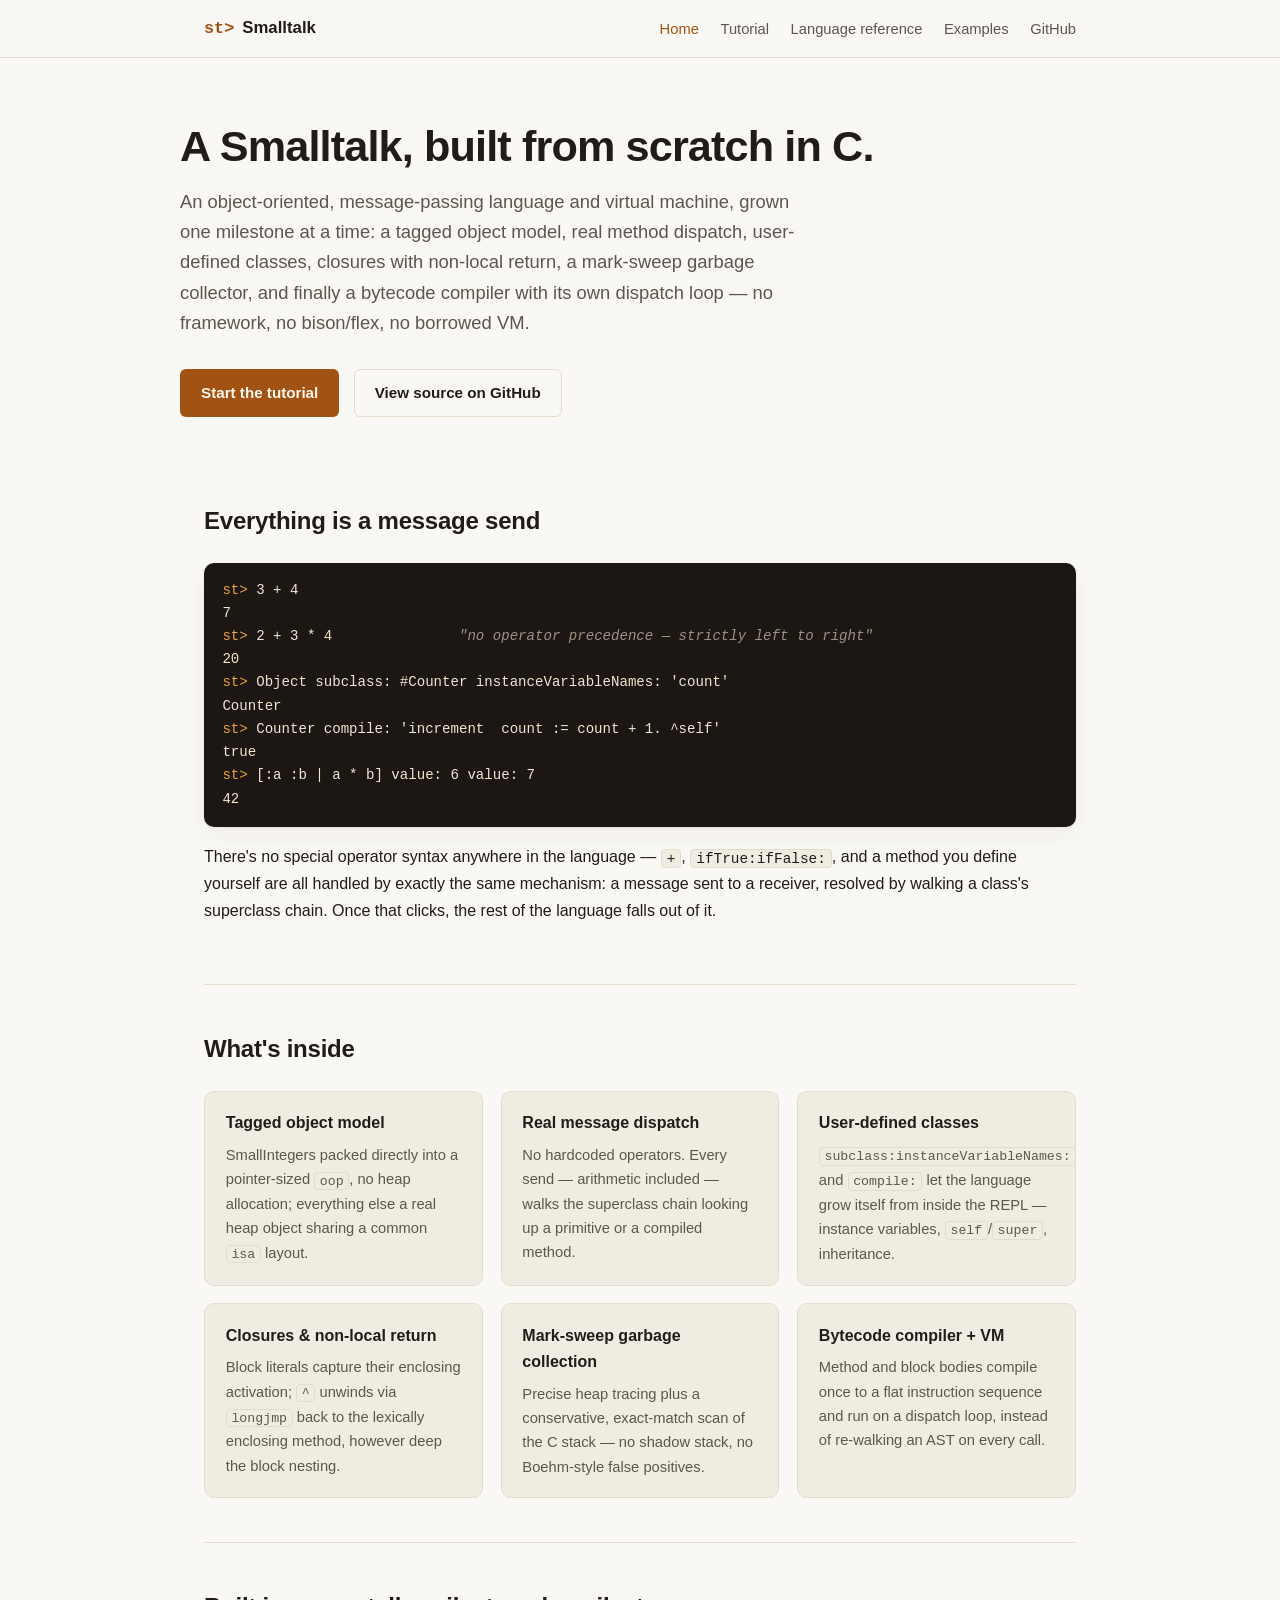
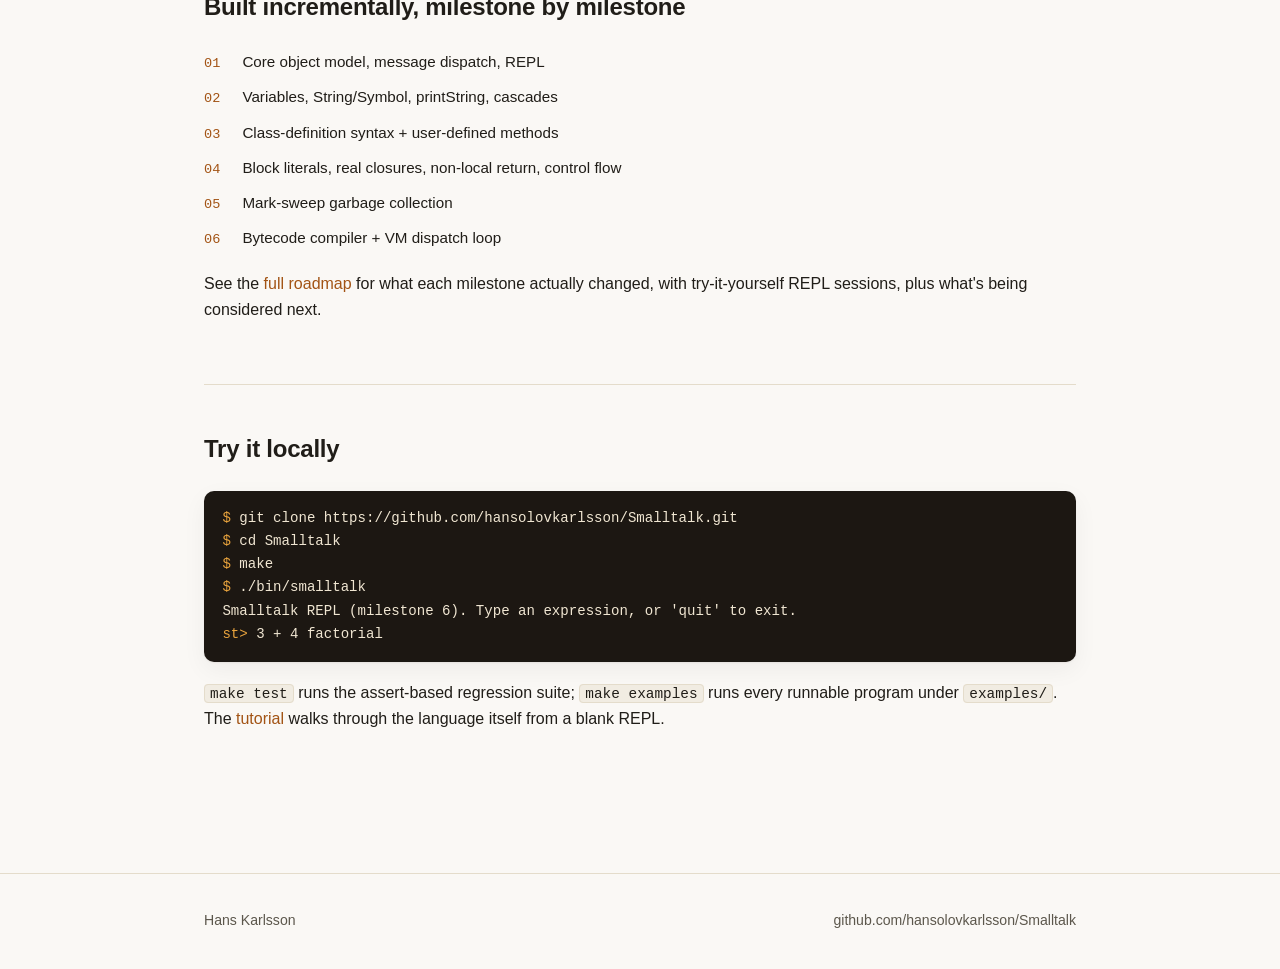
<file: docs/index.html>
<!doctype html>
<html lang="en">
<head>
<meta charset="utf-8">
<meta name="viewport" content="width=device-width, initial-scale=1">
<title>Smalltalk — a VM built from scratch in C</title>
<meta name="description" content="A from-scratch Smalltalk interpreter and bytecode VM, written incrementally in C: message dispatch, closures, classes, and mark-sweep garbage collection.">
<link rel="icon" href="data:image/svg+xml,<svg xmlns=%22http://www.w3.org/2000/svg%22 viewBox=%220 0 100 100%22><text y=%22.9em%22 font-size=%2290%22>💬</text></svg>">
<link rel="stylesheet" href="style.css">
</head>
<body>

<header class="site">
  <div class="wrap">
    <a class="brand" href="index.html"><span class="mark">st&gt;</span> Smalltalk</a>
    <nav class="site">
      <a href="index.html" class="current">Home</a>
      <a href="tutorial.html">Tutorial</a>
      <a href="https://github.com/hansolovkarlsson/Smalltalk/blob/main/docs/LANGUAGE.md">Language reference</a>
      <a href="https://github.com/hansolovkarlsson/Smalltalk/tree/main/examples">Examples</a>
      <a href="https://github.com/hansolovkarlsson/Smalltalk">GitHub</a>
    </nav>
  </div>
</header>

<div class="hero">
  <h1>A Smalltalk, built from scratch in C.</h1>
  <p class="lead">
    An object-oriented, message-passing language and virtual machine,
    grown one milestone at a time: a tagged object model, real method
    dispatch, user-defined classes, closures with non-local return, a
    mark-sweep garbage collector, and finally a bytecode compiler with
    its own dispatch loop — no framework, no bison/flex, no borrowed VM.
  </p>
  <div class="cta-row">
    <a class="btn primary" href="tutorial.html">Start the tutorial</a>
    <a class="btn ghost" href="https://github.com/hansolovkarlsson/Smalltalk">View source on GitHub</a>
  </div>
</div>

<main class="page">

  <section class="block">
    <h2>Everything is a message send</h2>
    <pre class="term"><code><span class="p">st&gt; </span>3 + 4
7
<span class="p">st&gt; </span>2 + 3 * 4               <span class="c">"no operator precedence — strictly left to right"</span>
20
<span class="p">st&gt; </span>Object subclass: #Counter instanceVariableNames: 'count'
Counter
<span class="p">st&gt; </span>Counter compile: 'increment  count := count + 1. ^self'
true
<span class="p">st&gt; </span>[:a :b | a * b] value: 6 value: 7
42</code></pre>
    <p>
      There's no special operator syntax anywhere in the language — <code>+</code>,
      <code>ifTrue:ifFalse:</code>, and a method you define yourself are all
      handled by exactly the same mechanism: a message sent to a receiver,
      resolved by walking a class's superclass chain. Once that clicks, the
      rest of the language falls out of it.
    </p>
  </section>

  <section class="block">
    <h2>What's inside</h2>
    <div class="card-grid">
      <div class="card">
        <h3>Tagged object model</h3>
        <p>SmallIntegers packed directly into a pointer-sized <code>oop</code>,
        no heap allocation; everything else a real heap object sharing a
        common <code>isa</code> layout.</p>
      </div>
      <div class="card">
        <h3>Real message dispatch</h3>
        <p>No hardcoded operators. Every send — arithmetic included — walks
        the superclass chain looking up a primitive or a compiled method.</p>
      </div>
      <div class="card">
        <h3>User-defined classes</h3>
        <p><code>subclass:instanceVariableNames:</code> and
        <code>compile:</code> let the language grow itself from inside the
        REPL — instance variables, <code>self</code>/<code>super</code>,
        inheritance.</p>
      </div>
      <div class="card">
        <h3>Closures &amp; non-local return</h3>
        <p>Block literals capture their enclosing activation; <code>^</code>
        unwinds via <code>longjmp</code> back to the lexically enclosing
        method, however deep the block nesting.</p>
      </div>
      <div class="card">
        <h3>Mark-sweep garbage collection</h3>
        <p>Precise heap tracing plus a conservative, exact-match scan of the
        C stack — no shadow stack, no Boehm-style false positives.</p>
      </div>
      <div class="card">
        <h3>Bytecode compiler + VM</h3>
        <p>Method and block bodies compile once to a flat instruction
        sequence and run on a dispatch loop, instead of re-walking an AST
        on every call.</p>
      </div>
    </div>
  </section>

  <section class="block">
    <h2>Built incrementally, milestone by milestone</h2>
    <ol class="milestone-list">
      <li><span class="num done">01</span> Core object model, message dispatch, REPL</li>
      <li><span class="num done">02</span> Variables, String/Symbol, printString, cascades</li>
      <li><span class="num done">03</span> Class-definition syntax + user-defined methods</li>
      <li><span class="num done">04</span> Block literals, real closures, non-local return, control flow</li>
      <li><span class="num done">05</span> Mark-sweep garbage collection</li>
      <li><span class="num done">06</span> Bytecode compiler + VM dispatch loop</li>
    </ol>
    <p style="margin-top:1.2rem;">
      See the <a href="https://github.com/hansolovkarlsson/Smalltalk/blob/main/docs/ROADMAP.md">full roadmap</a>
      for what each milestone actually changed, with try-it-yourself REPL
      sessions, plus what's being considered next.
    </p>
  </section>

  <section class="block">
    <h2>Try it locally</h2>
    <pre class="term"><code><span class="p">$ </span>git clone https://github.com/hansolovkarlsson/Smalltalk.git
<span class="p">$ </span>cd Smalltalk
<span class="p">$ </span>make
<span class="p">$ </span>./bin/smalltalk
Smalltalk REPL (milestone 6). Type an expression, or 'quit' to exit.
<span class="p">st&gt; </span>3 + 4 factorial</code></pre>
    <p>
      <code>make test</code> runs the assert-based regression suite;
      <code>make examples</code> runs every runnable program under
      <code>examples/</code>. The
      <a href="tutorial.html">tutorial</a> walks through the language itself
      from a blank REPL.
    </p>
  </section>

</main>

<footer class="site">
  <div class="wrap">
    <span>Hans Karlsson</span>
    <a href="https://github.com/hansolovkarlsson/Smalltalk">github.com/hansolovkarlsson/Smalltalk</a>
  </div>
</footer>

</body>
</html>
</file>
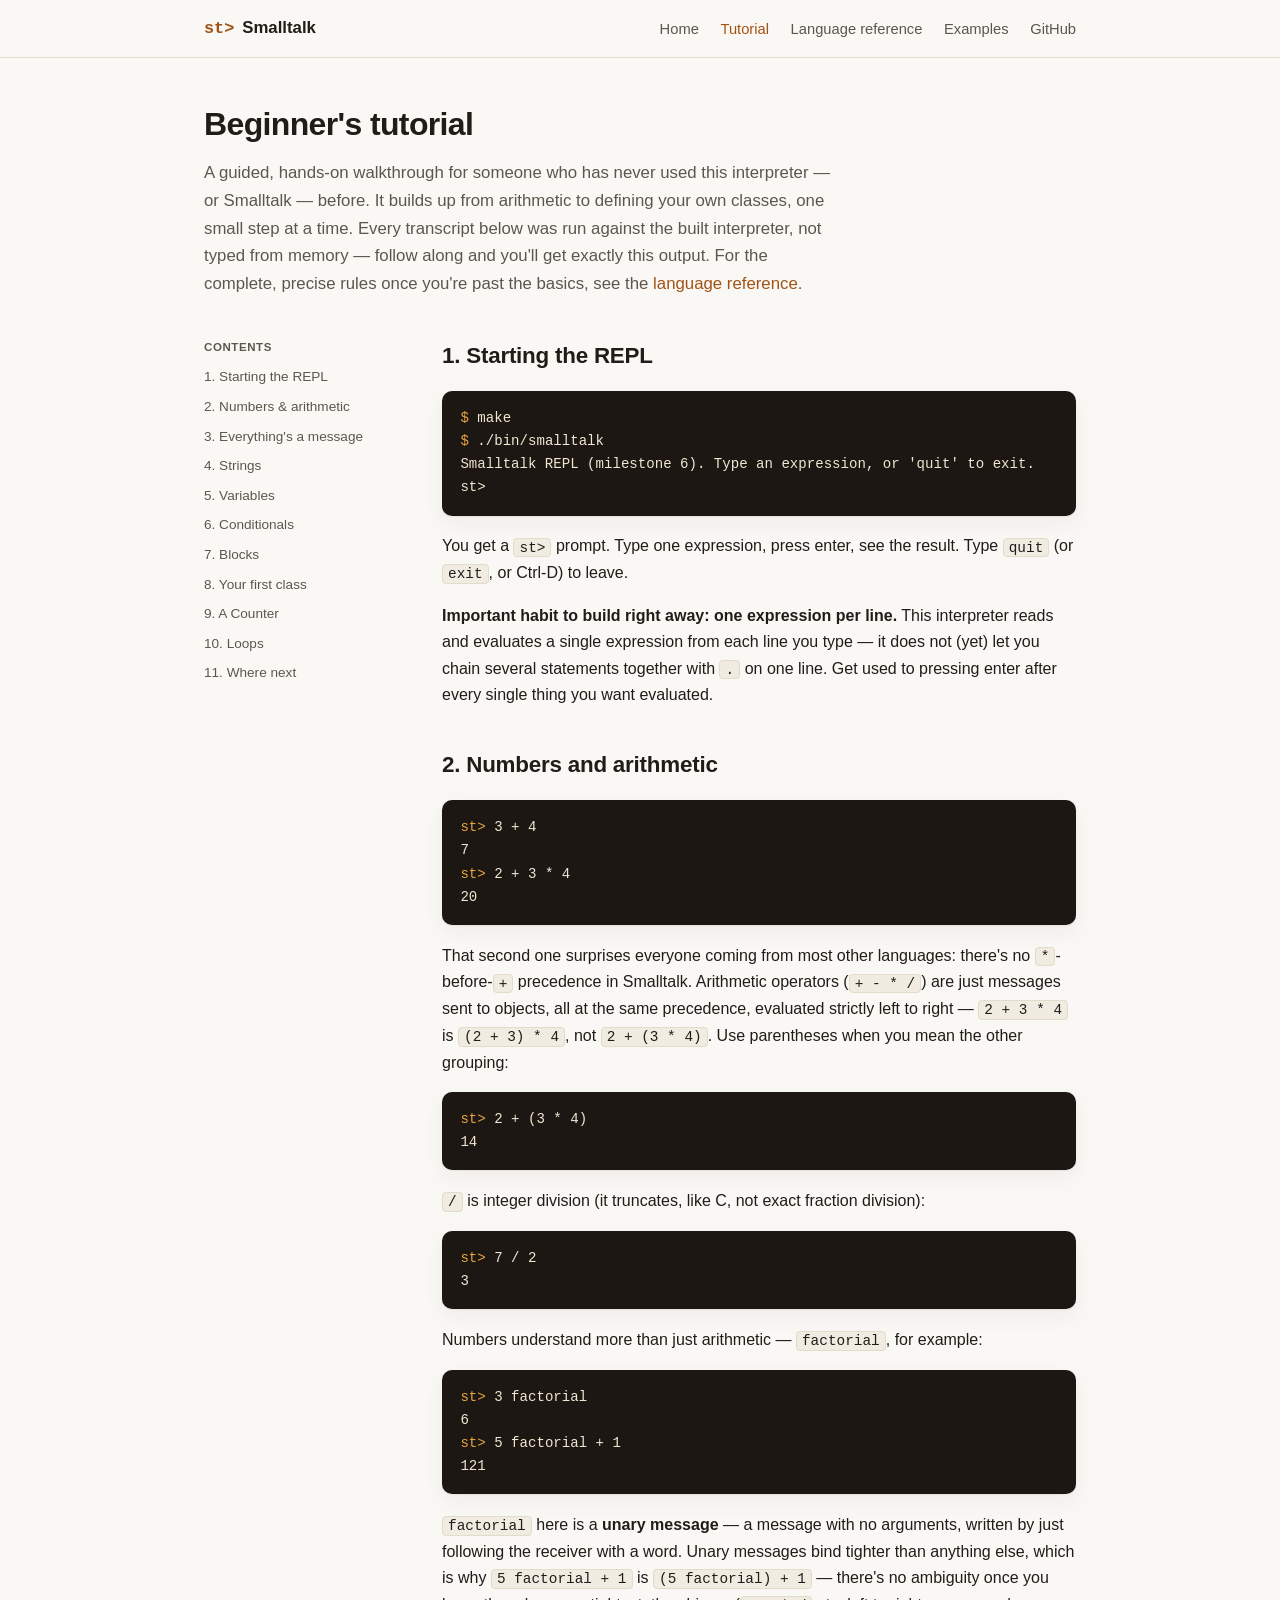
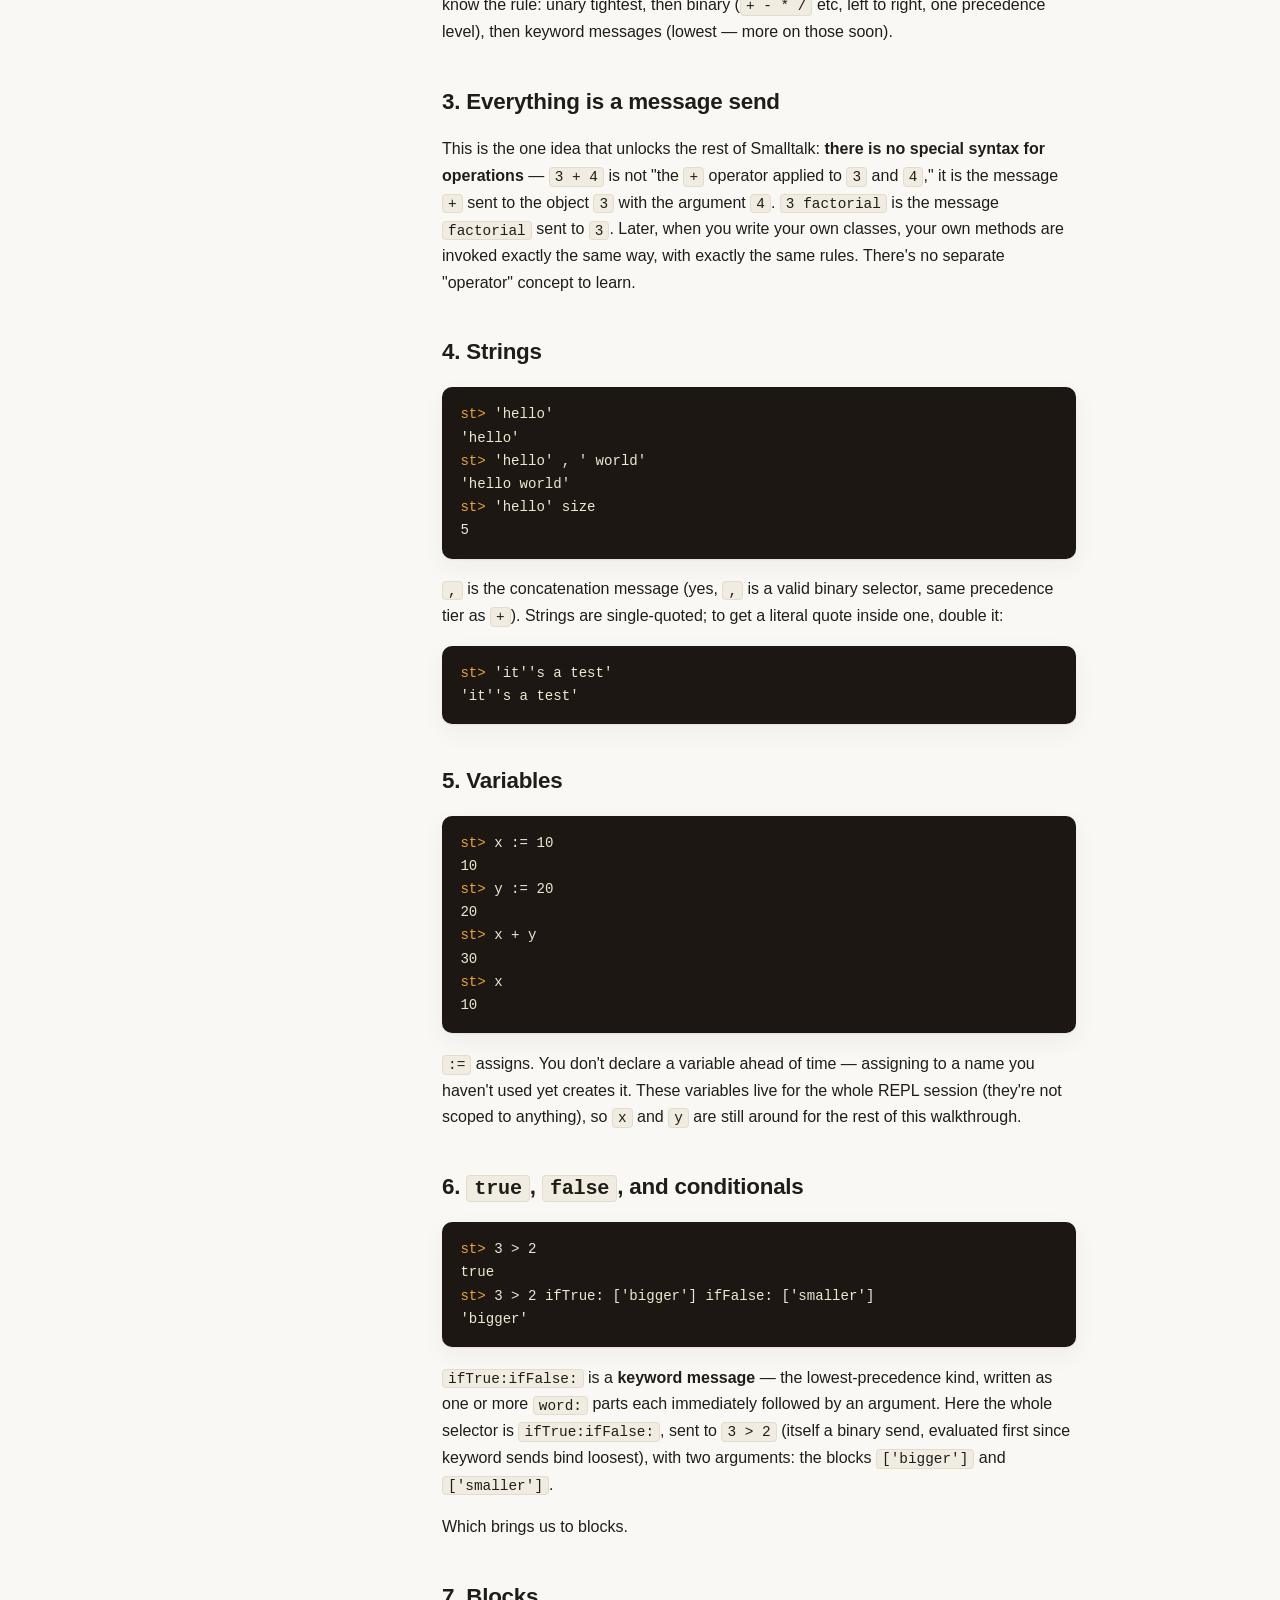
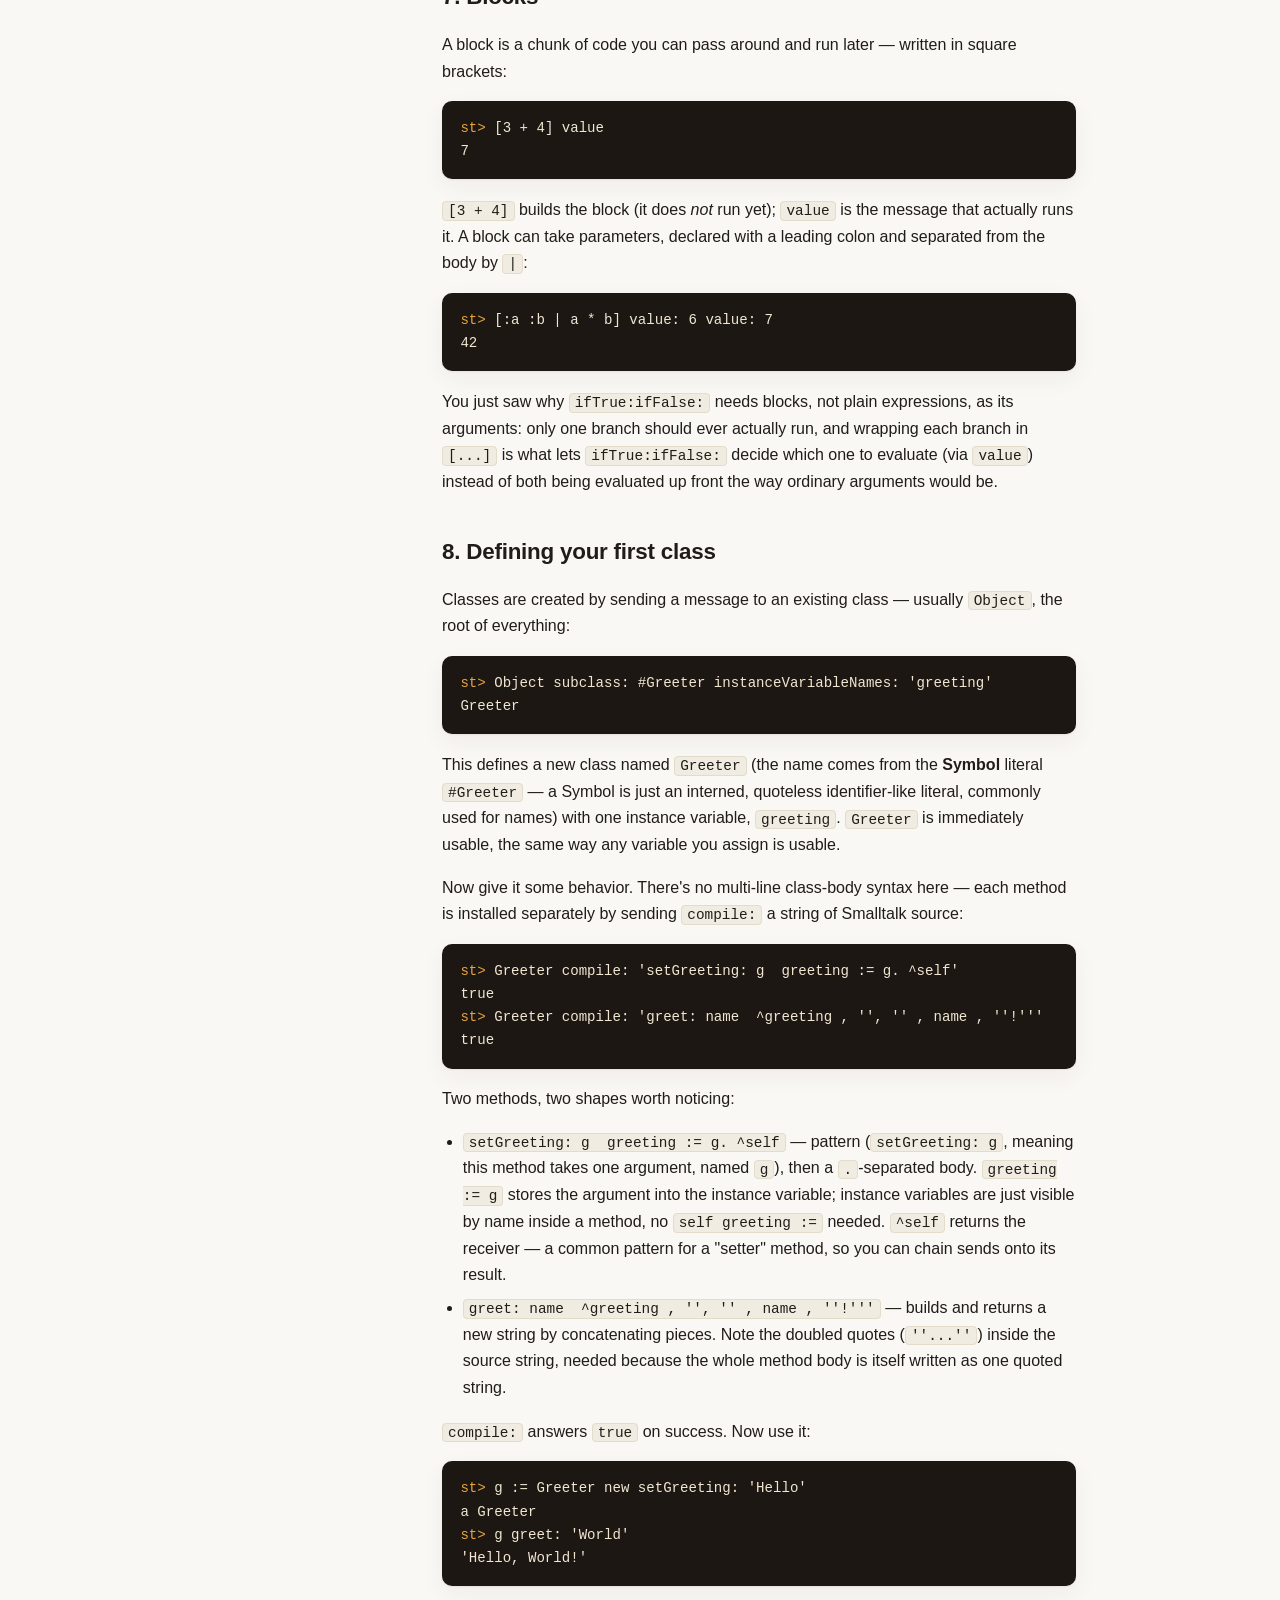
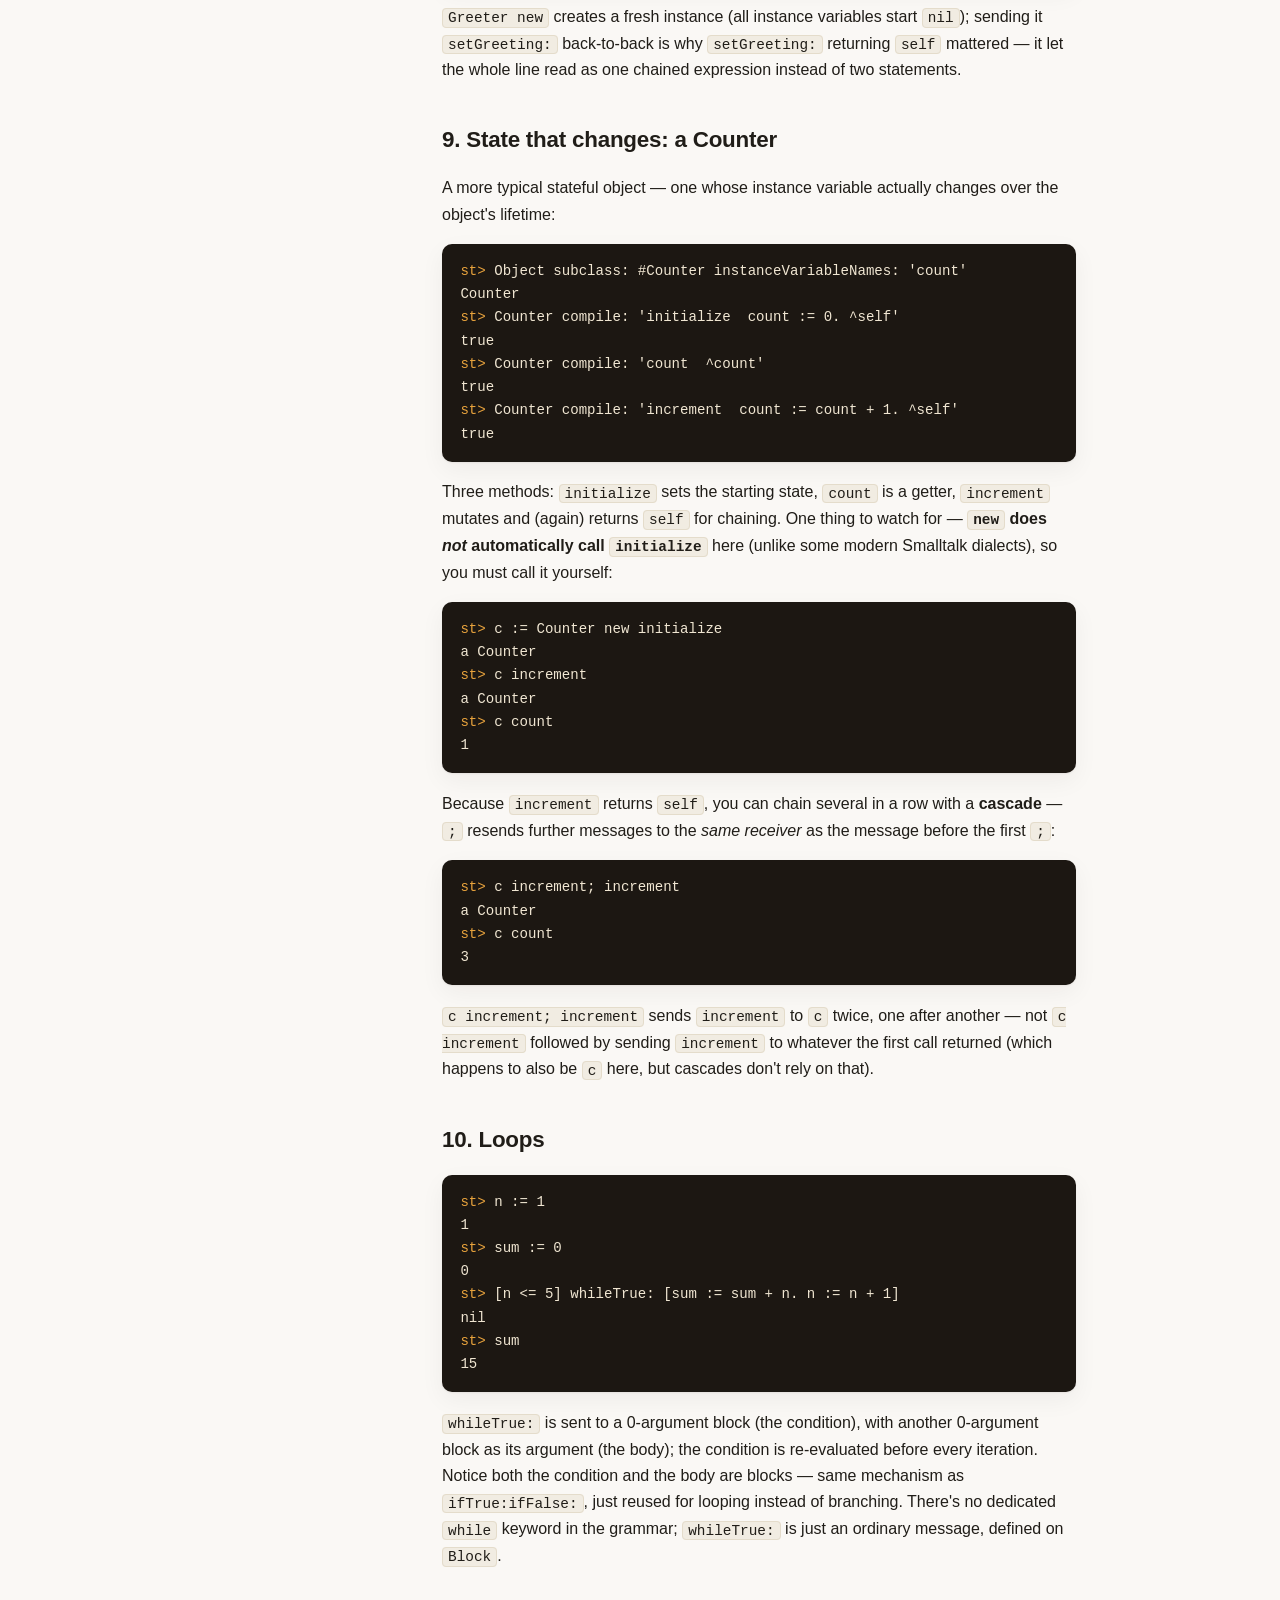
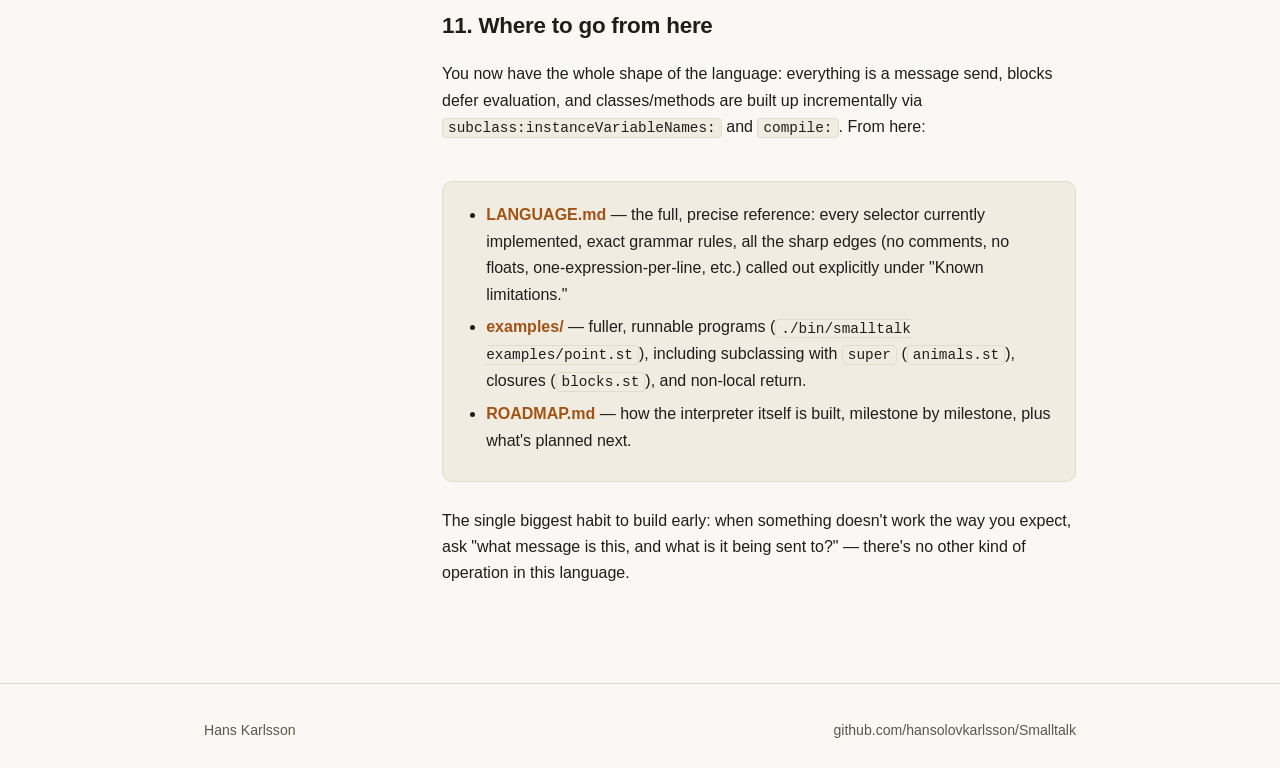
<file: docs/tutorial.html>
<!doctype html>
<html lang="en">
<head>
<meta charset="utf-8">
<meta name="viewport" content="width=device-width, initial-scale=1">
<title>Tutorial — Smalltalk</title>
<meta name="description" content="A beginner's guided walkthrough of this Smalltalk interpreter: arithmetic, strings, variables, blocks, classes, and loops, run against the real REPL.">
<link rel="icon" href="data:image/svg+xml,<svg xmlns=%22http://www.w3.org/2000/svg%22 viewBox=%220 0 100 100%22><text y=%22.9em%22 font-size=%2290%22>💬</text></svg>">
<link rel="stylesheet" href="style.css">
</head>
<body>

<header class="site">
  <div class="wrap">
    <a class="brand" href="index.html"><span class="mark">st&gt;</span> Smalltalk</a>
    <nav class="site">
      <a href="index.html">Home</a>
      <a href="tutorial.html" class="current">Tutorial</a>
      <a href="https://github.com/hansolovkarlsson/Smalltalk/blob/main/docs/LANGUAGE.md">Language reference</a>
      <a href="https://github.com/hansolovkarlsson/Smalltalk/tree/main/examples">Examples</a>
      <a href="https://github.com/hansolovkarlsson/Smalltalk">GitHub</a>
    </nav>
  </div>
</header>

<main class="page">
  <h1 style="margin:2.5rem 0 0.3rem; font-size:2rem; letter-spacing:-0.02em;">Beginner's tutorial</h1>
  <p class="tut-intro">
    A guided, hands-on walkthrough for someone who has never used this
    interpreter — or Smalltalk — before. It builds up from arithmetic to
    defining your own classes, one small step at a time. Every transcript
    below was run against the built interpreter, not typed from memory —
    follow along and you'll get exactly this output. For the complete,
    precise rules once you're past the basics, see the
    <a href="https://github.com/hansolovkarlsson/Smalltalk/blob/main/docs/LANGUAGE.md">language reference</a>.
  </p>

  <div class="tut-layout">
    <aside class="tut-toc">
      <h4>Contents</h4>
      <ol>
        <li><a href="#repl">1. Starting the REPL</a></li>
        <li><a href="#numbers">2. Numbers &amp; arithmetic</a></li>
        <li><a href="#messages">3. Everything's a message</a></li>
        <li><a href="#strings">4. Strings</a></li>
        <li><a href="#variables">5. Variables</a></li>
        <li><a href="#conditionals">6. Conditionals</a></li>
        <li><a href="#blocks">7. Blocks</a></li>
        <li><a href="#class">8. Your first class</a></li>
        <li><a href="#counter">9. A Counter</a></li>
        <li><a href="#loops">10. Loops</a></li>
        <li><a href="#next">11. Where next</a></li>
      </ol>
    </aside>

    <div class="tut-content">

      <h2 id="repl">1. Starting the REPL</h2>
      <pre class="term"><code><span class="p">$ </span>make
<span class="p">$ </span>./bin/smalltalk
Smalltalk REPL (milestone 6). Type an expression, or 'quit' to exit.
st&gt;</code></pre>
      <p>
        You get a <code>st&gt;</code> prompt. Type one expression, press
        enter, see the result. Type <code>quit</code> (or <code>exit</code>,
        or Ctrl-D) to leave.
      </p>
      <p>
        <strong>Important habit to build right away: one expression per
        line.</strong> This interpreter reads and evaluates a single
        expression from each line you type — it does not (yet) let you
        chain several statements together with <code>.</code> on one line.
        Get used to pressing enter after every single thing you want
        evaluated.
      </p>

      <h2 id="numbers">2. Numbers and arithmetic</h2>
      <pre class="term"><code><span class="p">st&gt; </span>3 + 4
7
<span class="p">st&gt; </span>2 + 3 * 4
20</code></pre>
      <p>
        That second one surprises everyone coming from most other
        languages: there's no <code>*</code>-before-<code>+</code>
        precedence in Smalltalk. Arithmetic operators (<code>+ - * /</code>)
        are just messages sent to objects, all at the same precedence,
        evaluated strictly left to right — <code>2 + 3 * 4</code> is
        <code>(2 + 3) * 4</code>, not <code>2 + (3 * 4)</code>. Use
        parentheses when you mean the other grouping:
      </p>
      <pre class="term"><code><span class="p">st&gt; </span>2 + (3 * 4)
14</code></pre>
      <p>
        <code>/</code> is integer division (it truncates, like C, not exact
        fraction division):
      </p>
      <pre class="term"><code><span class="p">st&gt; </span>7 / 2
3</code></pre>
      <p>
        Numbers understand more than just arithmetic —
        <code>factorial</code>, for example:
      </p>
      <pre class="term"><code><span class="p">st&gt; </span>3 factorial
6
<span class="p">st&gt; </span>5 factorial + 1
121</code></pre>
      <p>
        <code>factorial</code> here is a <strong>unary message</strong> — a
        message with no arguments, written by just following the receiver
        with a word. Unary messages bind tighter than anything else, which
        is why <code>5 factorial + 1</code> is <code>(5 factorial) + 1</code>
        — there's no ambiguity once you know the rule: unary tightest, then
        binary (<code>+ - * /</code> etc, left to right, one precedence
        level), then keyword messages (lowest — more on those soon).
      </p>

      <h2 id="messages">3. Everything is a message send</h2>
      <p>
        This is the one idea that unlocks the rest of Smalltalk:
        <strong>there is no special syntax for operations</strong> —
        <code>3 + 4</code> is not "the <code>+</code> operator applied to
        <code>3</code> and <code>4</code>," it is the message
        <code>+</code> sent to the object <code>3</code> with the argument
        <code>4</code>. <code>3 factorial</code> is the message
        <code>factorial</code> sent to <code>3</code>. Later, when you write
        your own classes, your own methods are invoked exactly the same way,
        with exactly the same rules. There's no separate "operator" concept
        to learn.
      </p>

      <h2 id="strings">4. Strings</h2>
      <pre class="term"><code><span class="p">st&gt; </span>'hello'
'hello'
<span class="p">st&gt; </span>'hello' , ' world'
'hello world'
<span class="p">st&gt; </span>'hello' size
5</code></pre>
      <p>
        <code>,</code> is the concatenation message (yes, <code>,</code> is
        a valid binary selector, same precedence tier as <code>+</code>).
        Strings are single-quoted; to get a literal quote inside one,
        double it:
      </p>
      <pre class="term"><code><span class="p">st&gt; </span>'it''s a test'
'it''s a test'</code></pre>

      <h2 id="variables">5. Variables</h2>
      <pre class="term"><code><span class="p">st&gt; </span>x := 10
10
<span class="p">st&gt; </span>y := 20
20
<span class="p">st&gt; </span>x + y
30
<span class="p">st&gt; </span>x
10</code></pre>
      <p>
        <code>:=</code> assigns. You don't declare a variable ahead of
        time — assigning to a name you haven't used yet creates it. These
        variables live for the whole REPL session (they're not scoped to
        anything), so <code>x</code> and <code>y</code> are still around for
        the rest of this walkthrough.
      </p>

      <h2 id="conditionals">6. <code>true</code>, <code>false</code>, and conditionals</h2>
      <pre class="term"><code><span class="p">st&gt; </span>3 &gt; 2
true
<span class="p">st&gt; </span>3 &gt; 2 ifTrue: ['bigger'] ifFalse: ['smaller']
'bigger'</code></pre>
      <p>
        <code>ifTrue:ifFalse:</code> is a <strong>keyword message</strong> —
        the lowest-precedence kind, written as one or more <code>word:</code>
        parts each immediately followed by an argument. Here the whole
        selector is <code>ifTrue:ifFalse:</code>, sent to <code>3 &gt; 2</code>
        (itself a binary send, evaluated first since keyword sends bind
        loosest), with two arguments: the blocks <code>['bigger']</code> and
        <code>['smaller']</code>.
      </p>
      <p>Which brings us to blocks.</p>

      <h2 id="blocks">7. Blocks</h2>
      <p>
        A block is a chunk of code you can pass around and run later —
        written in square brackets:
      </p>
      <pre class="term"><code><span class="p">st&gt; </span>[3 + 4] value
7</code></pre>
      <p>
        <code>[3 + 4]</code> builds the block (it does <em>not</em> run
        yet); <code>value</code> is the message that actually runs it. A
        block can take parameters, declared with a leading colon and
        separated from the body by <code>|</code>:
      </p>
      <pre class="term"><code><span class="p">st&gt; </span>[:a :b | a * b] value: 6 value: 7
42</code></pre>
      <p>
        You just saw why <code>ifTrue:ifFalse:</code> needs blocks, not
        plain expressions, as its arguments: only one branch should ever
        actually run, and wrapping each branch in <code>[...]</code> is what
        lets <code>ifTrue:ifFalse:</code> decide which one to evaluate (via
        <code>value</code>) instead of both being evaluated up front the way
        ordinary arguments would be.
      </p>

      <h2 id="class">8. Defining your first class</h2>
      <p>
        Classes are created by sending a message to an existing class —
        usually <code>Object</code>, the root of everything:
      </p>
      <pre class="term"><code><span class="p">st&gt; </span>Object subclass: #Greeter instanceVariableNames: 'greeting'
Greeter</code></pre>
      <p>
        This defines a new class named <code>Greeter</code> (the name comes
        from the <strong>Symbol</strong> literal <code>#Greeter</code> — a
        Symbol is just an interned, quoteless identifier-like literal,
        commonly used for names) with one instance variable,
        <code>greeting</code>. <code>Greeter</code> is immediately usable,
        the same way any variable you assign is usable.
      </p>
      <p>
        Now give it some behavior. There's no multi-line class-body syntax
        here — each method is installed separately by sending
        <code>compile:</code> a string of Smalltalk source:
      </p>
      <pre class="term"><code><span class="p">st&gt; </span>Greeter compile: 'setGreeting: g  greeting := g. ^self'
true
<span class="p">st&gt; </span>Greeter compile: 'greet: name  ^greeting , '', '' , name , ''!'''
true</code></pre>
      <p>Two methods, two shapes worth noticing:</p>
      <ul>
        <li><code>setGreeting: g&nbsp; greeting := g. ^self</code> — pattern
          (<code>setGreeting: g</code>, meaning this method takes one
          argument, named <code>g</code>), then a <code>.</code>-separated
          body. <code>greeting := g</code> stores the argument into the
          instance variable; instance variables are just visible by name
          inside a method, no <code>self greeting :=</code> needed.
          <code>^self</code> returns the receiver — a common pattern for a
          "setter" method, so you can chain sends onto its result.</li>
        <li><code>greet: name&nbsp; ^greeting , '', '' , name , ''!'''</code> —
          builds and returns a new string by concatenating pieces. Note the
          doubled quotes (<code>''...''</code>) inside the source string,
          needed because the whole method body is itself written as one
          quoted string.</li>
      </ul>
      <p><code>compile:</code> answers <code>true</code> on success. Now use it:</p>
      <pre class="term"><code><span class="p">st&gt; </span>g := Greeter new setGreeting: 'Hello'
a Greeter
<span class="p">st&gt; </span>g greet: 'World'
'Hello, World!'</code></pre>
      <p>
        <code>Greeter new</code> creates a fresh instance (all instance
        variables start <code>nil</code>); sending it <code>setGreeting:</code>
        back-to-back is why <code>setGreeting:</code> returning
        <code>self</code> mattered — it let the whole line read as one
        chained expression instead of two statements.
      </p>

      <h2 id="counter">9. State that changes: a Counter</h2>
      <p>
        A more typical stateful object — one whose instance variable
        actually changes over the object's lifetime:
      </p>
      <pre class="term"><code><span class="p">st&gt; </span>Object subclass: #Counter instanceVariableNames: 'count'
Counter
<span class="p">st&gt; </span>Counter compile: 'initialize  count := 0. ^self'
true
<span class="p">st&gt; </span>Counter compile: 'count  ^count'
true
<span class="p">st&gt; </span>Counter compile: 'increment  count := count + 1. ^self'
true</code></pre>
      <p>
        Three methods: <code>initialize</code> sets the starting state,
        <code>count</code> is a getter, <code>increment</code> mutates and
        (again) returns <code>self</code> for chaining. One thing to watch
        for — <strong><code>new</code> does <em>not</em> automatically call
        <code>initialize</code></strong> here (unlike some modern Smalltalk
        dialects), so you must call it yourself:
      </p>
      <pre class="term"><code><span class="p">st&gt; </span>c := Counter new initialize
a Counter
<span class="p">st&gt; </span>c increment
a Counter
<span class="p">st&gt; </span>c count
1</code></pre>
      <p>
        Because <code>increment</code> returns <code>self</code>, you can
        chain several in a row with a <strong>cascade</strong> —
        <code>;</code> resends further messages to the <em>same
        receiver</em> as the message before the first <code>;</code>:
      </p>
      <pre class="term"><code><span class="p">st&gt; </span>c increment; increment
a Counter
<span class="p">st&gt; </span>c count
3</code></pre>
      <p>
        <code>c increment; increment</code> sends <code>increment</code> to
        <code>c</code> twice, one after another — not <code>c increment</code>
        followed by sending <code>increment</code> to whatever the first call
        returned (which happens to also be <code>c</code> here, but cascades
        don't rely on that).
      </p>

      <h2 id="loops">10. Loops</h2>
      <pre class="term"><code><span class="p">st&gt; </span>n := 1
1
<span class="p">st&gt; </span>sum := 0
0
<span class="p">st&gt; </span>[n &lt;= 5] whileTrue: [sum := sum + n. n := n + 1]
nil
<span class="p">st&gt; </span>sum
15</code></pre>
      <p>
        <code>whileTrue:</code> is sent to a 0-argument block (the
        condition), with another 0-argument block as its argument (the
        body); the condition is re-evaluated before every iteration. Notice
        both the condition and the body are blocks — same mechanism as
        <code>ifTrue:ifFalse:</code>, just reused for looping instead of
        branching. There's no dedicated <code>while</code> keyword in the
        grammar; <code>whileTrue:</code> is just an ordinary message,
        defined on <code>Block</code>.
      </p>

      <h2 id="next">11. Where to go from here</h2>
      <p>
        You now have the whole shape of the language: everything is a
        message send, blocks defer evaluation, and classes/methods are
        built up incrementally via
        <code>subclass:instanceVariableNames:</code> and
        <code>compile:</code>. From here:
      </p>
      <div class="next-box">
        <ul style="margin-bottom:0;">
          <li><strong><a href="https://github.com/hansolovkarlsson/Smalltalk/blob/main/docs/LANGUAGE.md">LANGUAGE.md</a></strong>
            — the full, precise reference: every selector currently
            implemented, exact grammar rules, all the sharp edges (no
            comments, no floats, one-expression-per-line, etc.) called out
            explicitly under "Known limitations."</li>
          <li><strong><a href="https://github.com/hansolovkarlsson/Smalltalk/tree/main/examples">examples/</a></strong>
            — fuller, runnable programs (<code>./bin/smalltalk
            examples/point.st</code>), including subclassing with
            <code>super</code> (<code>animals.st</code>), closures
            (<code>blocks.st</code>), and non-local return.</li>
          <li><strong><a href="https://github.com/hansolovkarlsson/Smalltalk/blob/main/docs/ROADMAP.md">ROADMAP.md</a></strong>
            — how the interpreter itself is built, milestone by milestone,
            plus what's planned next.</li>
        </ul>
      </div>
      <p style="margin-top:1.6rem;">
        The single biggest habit to build early: when something doesn't
        work the way you expect, ask "what message is this, and what is it
        being sent to?" — there's no other kind of operation in this
        language.
      </p>

    </div>
  </div>
</main>

<footer class="site">
  <div class="wrap">
    <span>Hans Karlsson</span>
    <a href="https://github.com/hansolovkarlsson/Smalltalk">github.com/hansolovkarlsson/Smalltalk</a>
  </div>
</footer>

</body>
</html>
</file>
<file: docs/style.css>
/* Shared styles for the Smalltalk project site. */

:root {
  --bg: #faf8f5;
  --bg-alt: #f1ece2;
  --text: #201d18;
  --text-dim: #5c574c;
  --accent: #a25314;
  --accent-2: #7d4dab;
  --border: #e4dccb;
  --code-bg: #1c1712;
  --code-text: #f0e6d2;
  --code-dim: #9c9284;
  --code-accent: #e8a33d;
  --shadow: 0 1px 2px rgba(30, 20, 10, 0.06), 0 8px 24px rgba(30, 20, 10, 0.05);
  --max-width: 780px;
}

@media (prefers-color-scheme: dark) {
  :root {
    --bg: #15130f;
    --bg-alt: #1c1912;
    --text: #ece5d6;
    --text-dim: #a89e8b;
    --accent: #e8a33d;
    --accent-2: #b98af0;
    --border: #2e2a20;
    --code-bg: #0c0a07;
    --code-text: #f0e6d2;
    --code-dim: #8d8375;
    --code-accent: #f0b85a;
    --shadow: 0 1px 2px rgba(0, 0, 0, 0.3), 0 8px 24px rgba(0, 0, 0, 0.35);
  }
}

* {
  box-sizing: border-box;
}

html {
  scroll-behavior: smooth;
}

body {
  margin: 0;
  background: var(--bg);
  color: var(--text);
  font-family: -apple-system, BlinkMacSystemFont, "Segoe UI", Roboto, Helvetica,
    Arial, sans-serif;
  line-height: 1.65;
  -webkit-font-smoothing: antialiased;
}

a {
  color: var(--accent);
  text-decoration: none;
}

a:hover {
  text-decoration: underline;
}

.wrap {
  max-width: var(--max-width);
  margin: 0 auto;
  padding: 0 1.5rem;
}

/* Header */

header.site {
  border-bottom: 1px solid var(--border);
  background: var(--bg);
  position: sticky;
  top: 0;
  z-index: 10;
  backdrop-filter: blur(6px);
}

header.site .wrap {
  max-width: 920px;
  display: flex;
  align-items: center;
  justify-content: space-between;
  padding-top: 0.9rem;
  padding-bottom: 0.9rem;
  gap: 1rem;
  flex-wrap: wrap;
}

.brand {
  display: flex;
  align-items: baseline;
  gap: 0.5rem;
  font-weight: 700;
  font-size: 1.05rem;
  color: var(--text);
}

.brand .mark {
  color: var(--accent);
  font-family: ui-monospace, SFMono-Regular, Menlo, Consolas, monospace;
}

.brand:hover {
  text-decoration: none;
}

nav.site {
  display: flex;
  gap: 1.35rem;
  font-size: 0.92rem;
  flex-wrap: wrap;
}

nav.site a {
  color: var(--text-dim);
}

nav.site a:hover,
nav.site a.current {
  color: var(--accent);
  text-decoration: none;
}

/* Hero */

.hero {
  padding: 4rem 0 2.5rem;
  max-width: 920px;
  margin: 0 auto;
}

.hero h1 {
  font-size: clamp(2rem, 5vw, 2.7rem);
  line-height: 1.15;
  margin: 0 0 0.9rem;
  letter-spacing: -0.02em;
}

.hero p.lead {
  font-size: 1.15rem;
  color: var(--text-dim);
  max-width: 640px;
  margin: 0 0 1.9rem;
}

.cta-row {
  display: flex;
  gap: 0.9rem;
  flex-wrap: wrap;
}

.btn {
  display: inline-block;
  padding: 0.65rem 1.25rem;
  border-radius: 6px;
  font-weight: 600;
  font-size: 0.95rem;
  border: 1px solid transparent;
}

.btn:hover {
  text-decoration: none;
}

.btn.primary {
  background: var(--accent);
  color: #fff8ee;
}

.btn.primary:hover {
  filter: brightness(1.08);
}

.btn.ghost {
  border-color: var(--border);
  color: var(--text);
}

.btn.ghost:hover {
  border-color: var(--accent);
  color: var(--accent);
}

/* Sections / content */

main.page {
  max-width: 920px;
  margin: 0 auto;
  padding: 0 1.5rem 5rem;
}

section.block {
  padding: 2.75rem 0;
  border-top: 1px solid var(--border);
}

section.block:first-of-type {
  border-top: none;
}

section.block h2 {
  font-size: 1.5rem;
  margin: 0 0 1.4rem;
  letter-spacing: -0.01em;
}

.card-grid {
  display: grid;
  grid-template-columns: repeat(auto-fit, minmax(230px, 1fr));
  gap: 1.1rem;
}

.card {
  border: 1px solid var(--border);
  border-radius: 10px;
  padding: 1.15rem 1.3rem;
  background: var(--bg-alt);
}

.card h3 {
  margin: 0 0 0.4rem;
  font-size: 1rem;
}

.card p {
  margin: 0;
  color: var(--text-dim);
  font-size: 0.92rem;
}

.milestone-list {
  list-style: none;
  margin: 0;
  padding: 0;
  display: flex;
  flex-direction: column;
  gap: 0.55rem;
}

.milestone-list li {
  display: flex;
  gap: 0.8rem;
  align-items: baseline;
  font-size: 0.95rem;
}

.milestone-list .num {
  color: var(--text-dim);
  font-family: ui-monospace, SFMono-Regular, Menlo, Consolas, monospace;
  font-size: 0.85rem;
  width: 1.6rem;
  flex: none;
}

.milestone-list .done {
  color: var(--accent);
}

/* Terminal-style code blocks */

pre.term {
  background: var(--code-bg);
  color: var(--code-text);
  border-radius: 10px;
  padding: 1rem 1.15rem;
  overflow-x: auto;
  box-shadow: var(--shadow);
  font-size: 0.88rem;
  margin: 0 0 1.1rem;
}

pre.term code {
  font-family: ui-monospace, SFMono-Regular, Menlo, Consolas, monospace;
  white-space: pre;
}

pre.term .p {
  color: var(--code-accent);
}

pre.term .c {
  color: var(--code-dim);
  font-style: italic;
}

code, tt {
  font-family: ui-monospace, SFMono-Regular, Menlo, Consolas, monospace;
  background: var(--bg-alt);
  border: 1px solid var(--border);
  border-radius: 4px;
  padding: 0.05em 0.35em;
  font-size: 0.9em;
}

pre.term code {
  border: none;
  background: none;
  padding: 0;
  font-size: 1em;
}

/* Tutorial page */

.tut-layout {
  display: grid;
  grid-template-columns: 190px minmax(0, 1fr);
  gap: 3rem;
  align-items: start;
}

.tut-toc {
  position: sticky;
  top: 5.5rem;
  font-size: 0.85rem;
}

.tut-toc h4 {
  margin: 0 0 0.6rem;
  color: var(--text-dim);
  text-transform: uppercase;
  letter-spacing: 0.05em;
  font-size: 0.72rem;
}

.tut-toc ol {
  list-style: none;
  margin: 0;
  padding: 0;
  display: flex;
  flex-direction: column;
  gap: 0.45rem;
}

.tut-toc a {
  color: var(--text-dim);
}

.tut-toc a:hover {
  color: var(--accent);
  text-decoration: none;
}

.tut-content h2 {
  font-size: 1.4rem;
  margin: 2.4rem 0 1rem;
  scroll-margin-top: 5.5rem;
  letter-spacing: -0.01em;
}

.tut-content > h2:first-child {
  margin-top: 0;
}

.tut-content p {
  margin: 0 0 1rem;
}

.tut-content ul {
  margin: 0 0 1.1rem;
  padding-left: 1.3rem;
}

.tut-content li {
  margin-bottom: 0.4rem;
}

.tut-intro {
  color: var(--text-dim);
  font-size: 1.05rem;
  margin: 0.5rem 0 2.5rem;
  max-width: 640px;
}

.next-box {
  margin-top: 2.5rem;
  padding: 1.3rem 1.4rem;
  border: 1px solid var(--border);
  border-radius: 10px;
  background: var(--bg-alt);
}

.next-box h3 {
  margin-top: 0;
}

@media (max-width: 760px) {
  .tut-layout {
    grid-template-columns: 1fr;
  }
  .tut-toc {
    position: static;
    border: 1px solid var(--border);
    border-radius: 10px;
    padding: 1rem 1.2rem;
    background: var(--bg-alt);
  }
}

/* Footer */

footer.site {
  border-top: 1px solid var(--border);
  padding: 2.2rem 0 3rem;
  color: var(--text-dim);
  font-size: 0.88rem;
}

footer.site .wrap {
  max-width: 920px;
  display: flex;
  justify-content: space-between;
  flex-wrap: wrap;
  gap: 0.6rem;
}

footer.site a {
  color: var(--text-dim);
}

footer.site a:hover {
  color: var(--accent);
}
</file>
